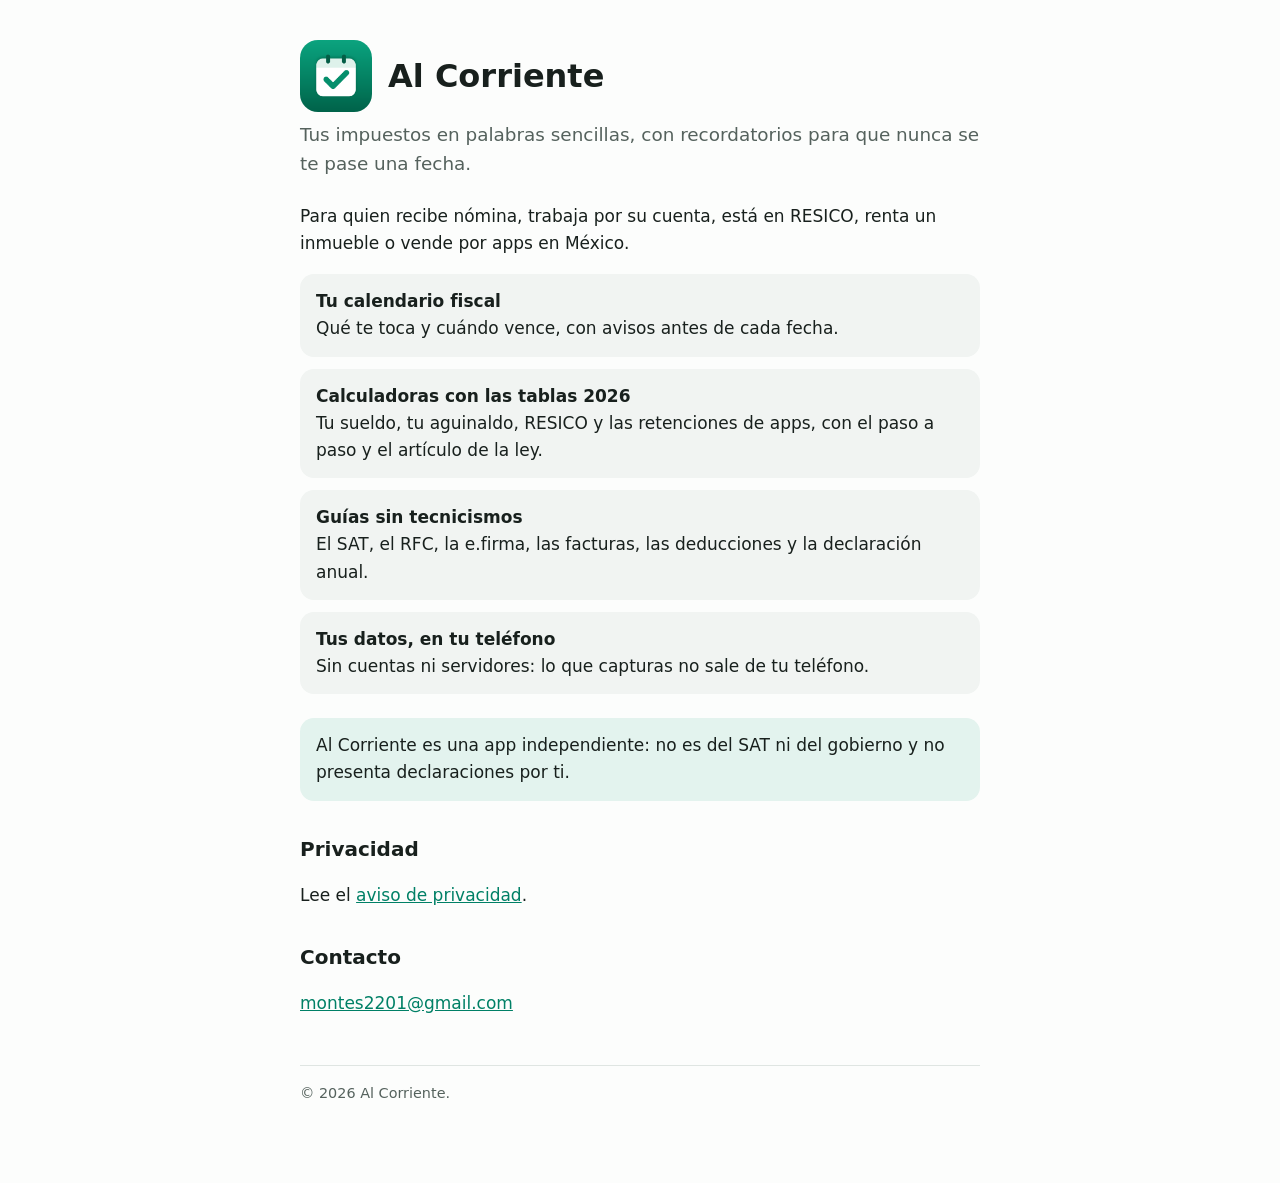
<file: index.html>
<!doctype html>
<html lang="es-MX">
<head>
  <meta charset="utf-8">
  <meta name="viewport" content="width=device-width, initial-scale=1">
  <title>Al Corriente</title>
  <meta name="description" content="Tus impuestos en palabras sencillas: calendario, avisos y calculadoras para personas físicas en México.">
  <link rel="icon" href="icono.png">
  <link rel="stylesheet" href="estilos.css">
</head>
<body>
<main>
  <div class="marca">
    <img src="icono.png" alt="">
    <h1>Al Corriente</h1>
  </div>
  <p class="lema">Tus impuestos en palabras sencillas, con recordatorios para que nunca se te pase una fecha.</p>

  <p>Para quien recibe nómina, trabaja por su cuenta, está en RESICO, renta un inmueble o vende por apps en México.</p>

  <ul class="puntos">
    <li><strong>Tu calendario fiscal</strong>Qué te toca y cuándo vence, con avisos antes de cada fecha.</li>
    <li><strong>Calculadoras con las tablas 2026</strong>Tu sueldo, tu aguinaldo, RESICO y las retenciones de apps, con el paso a paso y el artículo de la ley.</li>
    <li><strong>Guías sin tecnicismos</strong>El SAT, el RFC, la e.firma, las facturas, las deducciones y la declaración anual.</li>
    <li><strong>Tus datos, en tu teléfono</strong>Sin cuentas ni servidores: lo que capturas no sale de tu teléfono.</li>
  </ul>

  <div class="aviso">Al Corriente es una app independiente: no es del SAT ni del gobierno y no presenta declaraciones por ti.</div>

  <h2>Privacidad</h2>
  <p>Lee el <a href="privacidad.html">aviso de privacidad</a>.</p>

  <h2>Contacto</h2>
  <p><a href="mailto:montes2201@gmail.com">montes2201@gmail.com</a></p>

  <p class="pie">© 2026 Al Corriente.</p>
</main>
</body>
</html>
</file>
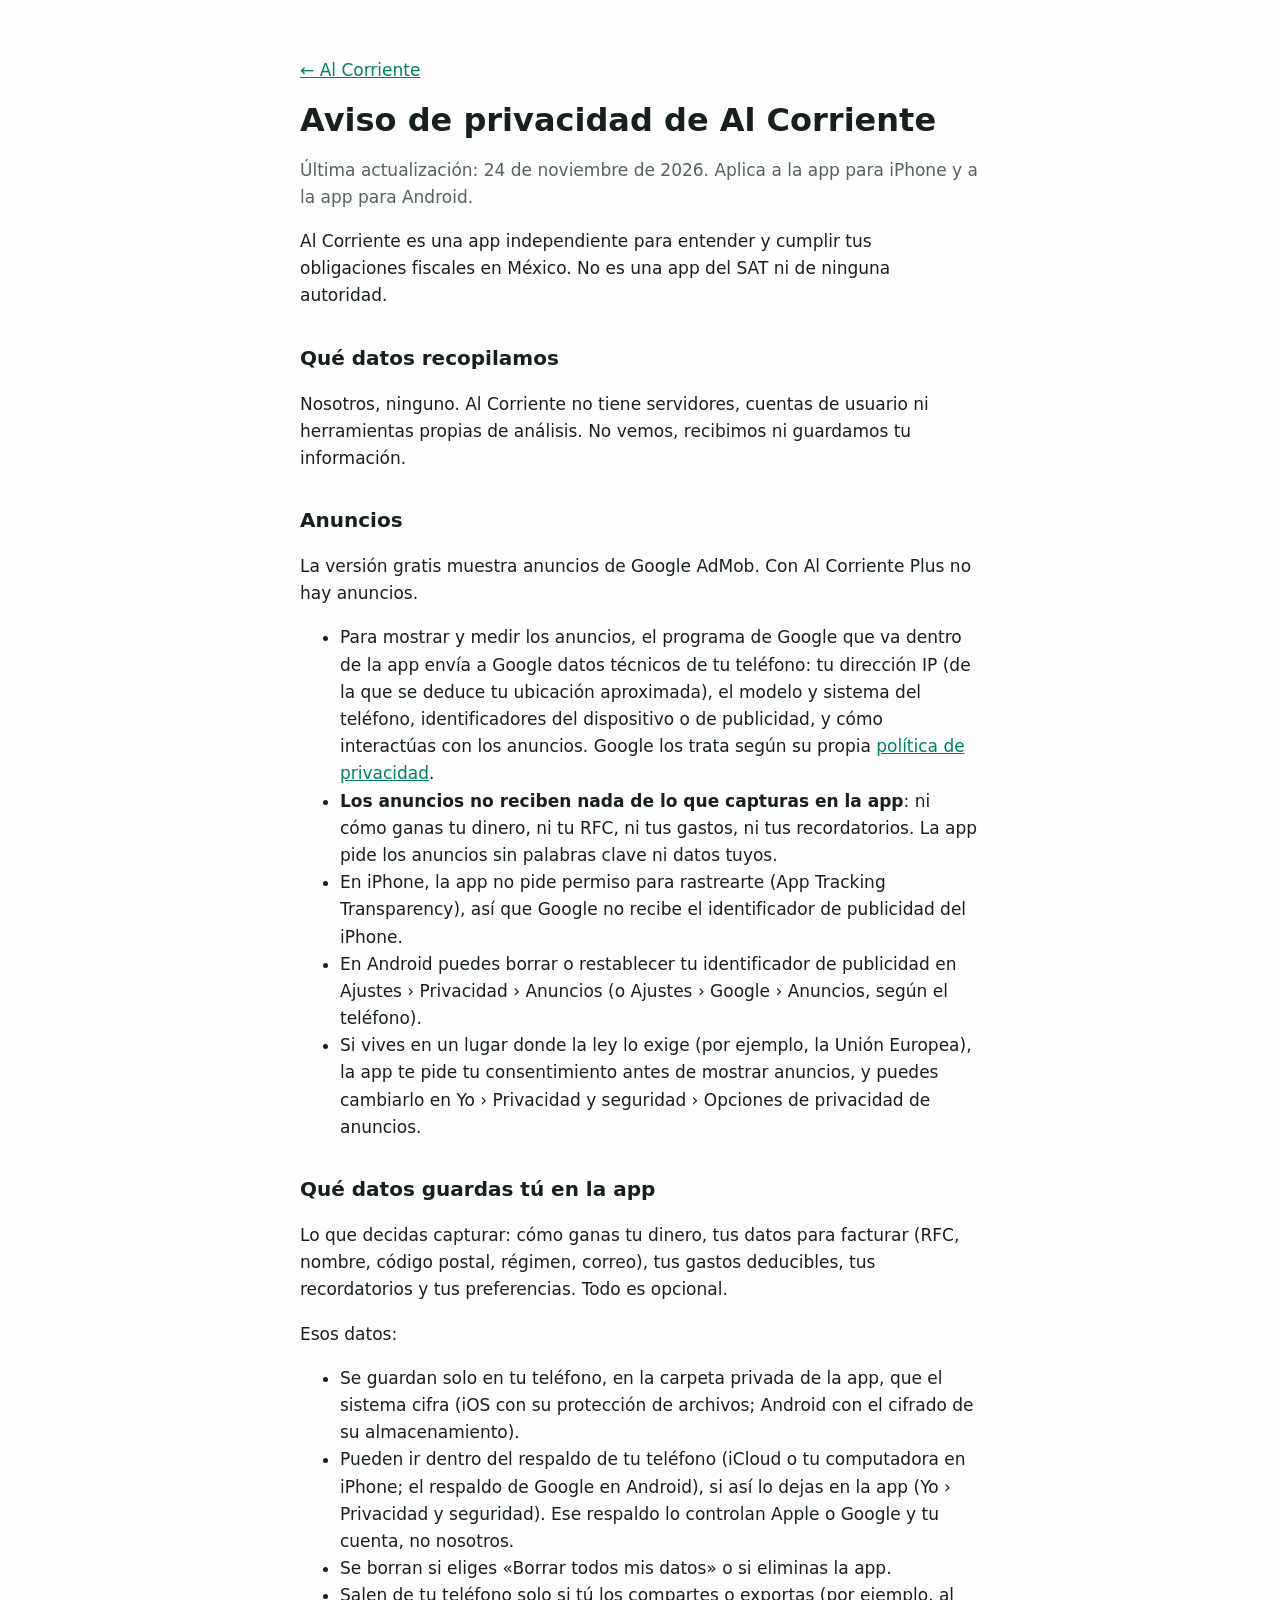
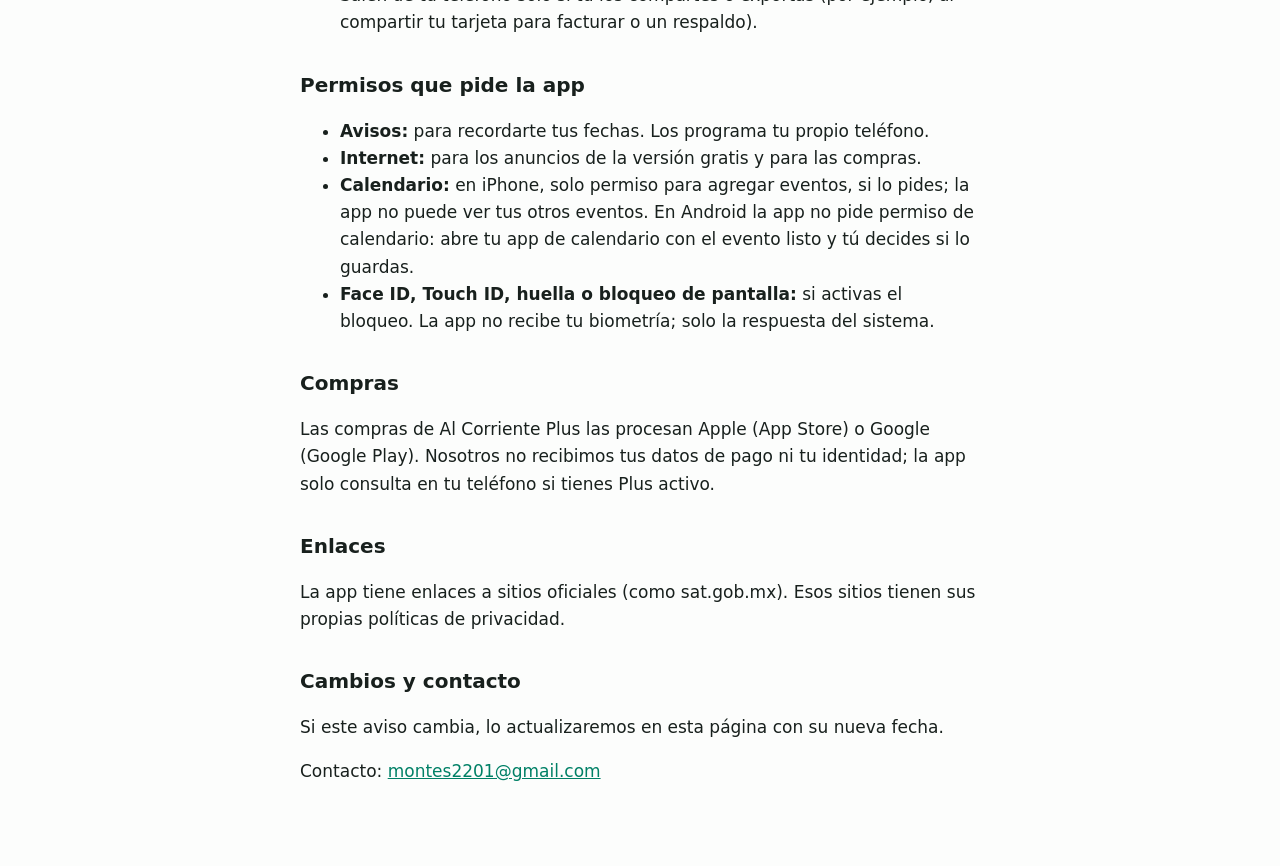
<file: privacidad.html>
<!doctype html>
<html lang="es-MX">
<head>
  <meta charset="utf-8">
  <meta name="viewport" content="width=device-width, initial-scale=1">
  <title>Aviso de privacidad · Al Corriente</title>
  <link rel="icon" href="icono.png">
  <link rel="stylesheet" href="estilos.css">
</head>
<body>
<main>
  <p><a href="./">← Al Corriente</a></p>
  <h1>Aviso de privacidad de Al Corriente</h1>
  <p class="fecha">Última actualización: 24 de noviembre de 2026. Aplica a la app para iPhone y a la app para Android.</p>

  <p>Al Corriente es una app independiente para entender y cumplir tus obligaciones fiscales en México. No es una app del SAT ni de ninguna autoridad.</p>

  <h2>Qué datos recopilamos</h2>
  <p>Nosotros, ninguno. Al Corriente no tiene servidores, cuentas de usuario ni herramientas propias de análisis. No vemos, recibimos ni guardamos tu información.</p>

  <h2>Anuncios</h2>
  <p>La versión gratis muestra anuncios de Google AdMob. Con Al Corriente Plus no hay anuncios.</p>
  <ul>
    <li>Para mostrar y medir los anuncios, el programa de Google que va dentro de la app envía a Google datos técnicos de tu teléfono: tu dirección IP (de la que se deduce tu ubicación aproximada), el modelo y sistema del teléfono, identificadores del dispositivo o de publicidad, y cómo interactúas con los anuncios. Google los trata según su propia <a href="https://policies.google.com/privacy">política de privacidad</a>.</li>
    <li><strong>Los anuncios no reciben nada de lo que capturas en la app</strong>: ni cómo ganas tu dinero, ni tu RFC, ni tus gastos, ni tus recordatorios. La app pide los anuncios sin palabras clave ni datos tuyos.</li>
    <li>En iPhone, la app no pide permiso para rastrearte (App Tracking Transparency), así que Google no recibe el identificador de publicidad del iPhone.</li>
    <li>En Android puedes borrar o restablecer tu identificador de publicidad en Ajustes › Privacidad › Anuncios (o Ajustes › Google › Anuncios, según el teléfono).</li>
    <li>Si vives en un lugar donde la ley lo exige (por ejemplo, la Unión Europea), la app te pide tu consentimiento antes de mostrar anuncios, y puedes cambiarlo en Yo › Privacidad y seguridad › Opciones de privacidad de anuncios.</li>
  </ul>

  <h2>Qué datos guardas tú en la app</h2>
  <p>Lo que decidas capturar: cómo ganas tu dinero, tus datos para facturar (RFC, nombre, código postal, régimen, correo), tus gastos deducibles, tus recordatorios y tus preferencias. Todo es opcional.</p>
  <p>Esos datos:</p>
  <ul>
    <li>Se guardan solo en tu teléfono, en la carpeta privada de la app, que el sistema cifra (iOS con su protección de archivos; Android con el cifrado de su almacenamiento).</li>
    <li>Pueden ir dentro del respaldo de tu teléfono (iCloud o tu computadora en iPhone; el respaldo de Google en Android), si así lo dejas en la app (Yo › Privacidad y seguridad). Ese respaldo lo controlan Apple o Google y tu cuenta, no nosotros.</li>
    <li>Se borran si eliges «Borrar todos mis datos» o si eliminas la app.</li>
    <li>Salen de tu teléfono solo si tú los compartes o exportas (por ejemplo, al compartir tu tarjeta para facturar o un respaldo).</li>
  </ul>

  <h2>Permisos que pide la app</h2>
  <ul>
    <li><strong>Avisos:</strong> para recordarte tus fechas. Los programa tu propio teléfono.</li>
    <li><strong>Internet:</strong> para los anuncios de la versión gratis y para las compras.</li>
    <li><strong>Calendario:</strong> en iPhone, solo permiso para agregar eventos, si lo pides; la app no puede ver tus otros eventos. En Android la app no pide permiso de calendario: abre tu app de calendario con el evento listo y tú decides si lo guardas.</li>
    <li><strong>Face ID, Touch ID, huella o bloqueo de pantalla:</strong> si activas el bloqueo. La app no recibe tu biometría; solo la respuesta del sistema.</li>
  </ul>

  <h2>Compras</h2>
  <p>Las compras de Al Corriente Plus las procesan Apple (App Store) o Google (Google Play). Nosotros no recibimos tus datos de pago ni tu identidad; la app solo consulta en tu teléfono si tienes Plus activo.</p>

  <h2>Enlaces</h2>
  <p>La app tiene enlaces a sitios oficiales (como sat.gob.mx). Esos sitios tienen sus propias políticas de privacidad.</p>

  <h2>Cambios y contacto</h2>
  <p>Si este aviso cambia, lo actualizaremos en esta página con su nueva fecha.</p>
  <p>Contacto: <a href="mailto:montes2201@gmail.com">montes2201@gmail.com</a></p>
</main>
</body>
</html>
</file>
<file: estilos.css>
:root {
  --verde: #008066;
  --verde-claro: #e3f3ee;
  --texto: #18201d;
  --suave: #55625d;
  --fondo: #fcfdfc;
  --tarjeta: #f1f4f2;
  --borde: #dfe5e2;
}
@media (prefers-color-scheme: dark) {
  :root {
    --verde: #4fd1ae;
    --verde-claro: #0f2e27;
    --texto: #e6ebe9;
    --suave: #a3b0ab;
    --fondo: #101413;
    --tarjeta: #1b211f;
    --borde: #2c3532;
  }
}
* { box-sizing: border-box; }
body {
  margin: 0;
  background: var(--fondo);
  color: var(--texto);
  font: 17px/1.6 system-ui, -apple-system, "Segoe UI", Roboto, sans-serif;
}
main { max-width: 720px; margin: 0 auto; padding: 40px 20px 64px; }
a { color: var(--verde); }
.marca { display: flex; align-items: center; gap: 16px; margin-bottom: 8px; }
.marca img { width: 72px; height: 72px; border-radius: 18px; }
h1 { font-size: 2rem; line-height: 1.2; margin: 0; }
h2 { font-size: 1.25rem; margin: 2rem 0 0.5rem; }
.lema { color: var(--suave); font-size: 1.15rem; margin: 0.25rem 0 1.5rem; }
.puntos { display: grid; gap: 12px; padding: 0; list-style: none; }
.puntos li { background: var(--tarjeta); border-radius: 14px; padding: 14px 16px; }
.puntos strong { display: block; }
.aviso { background: var(--verde-claro); border-radius: 14px; padding: 14px 16px; margin: 1.5rem 0; }
.pie { color: var(--suave); font-size: 0.9rem; border-top: 1px solid var(--borde); margin-top: 3rem; padding-top: 1rem; }
.fecha { color: var(--suave); }
</file>
